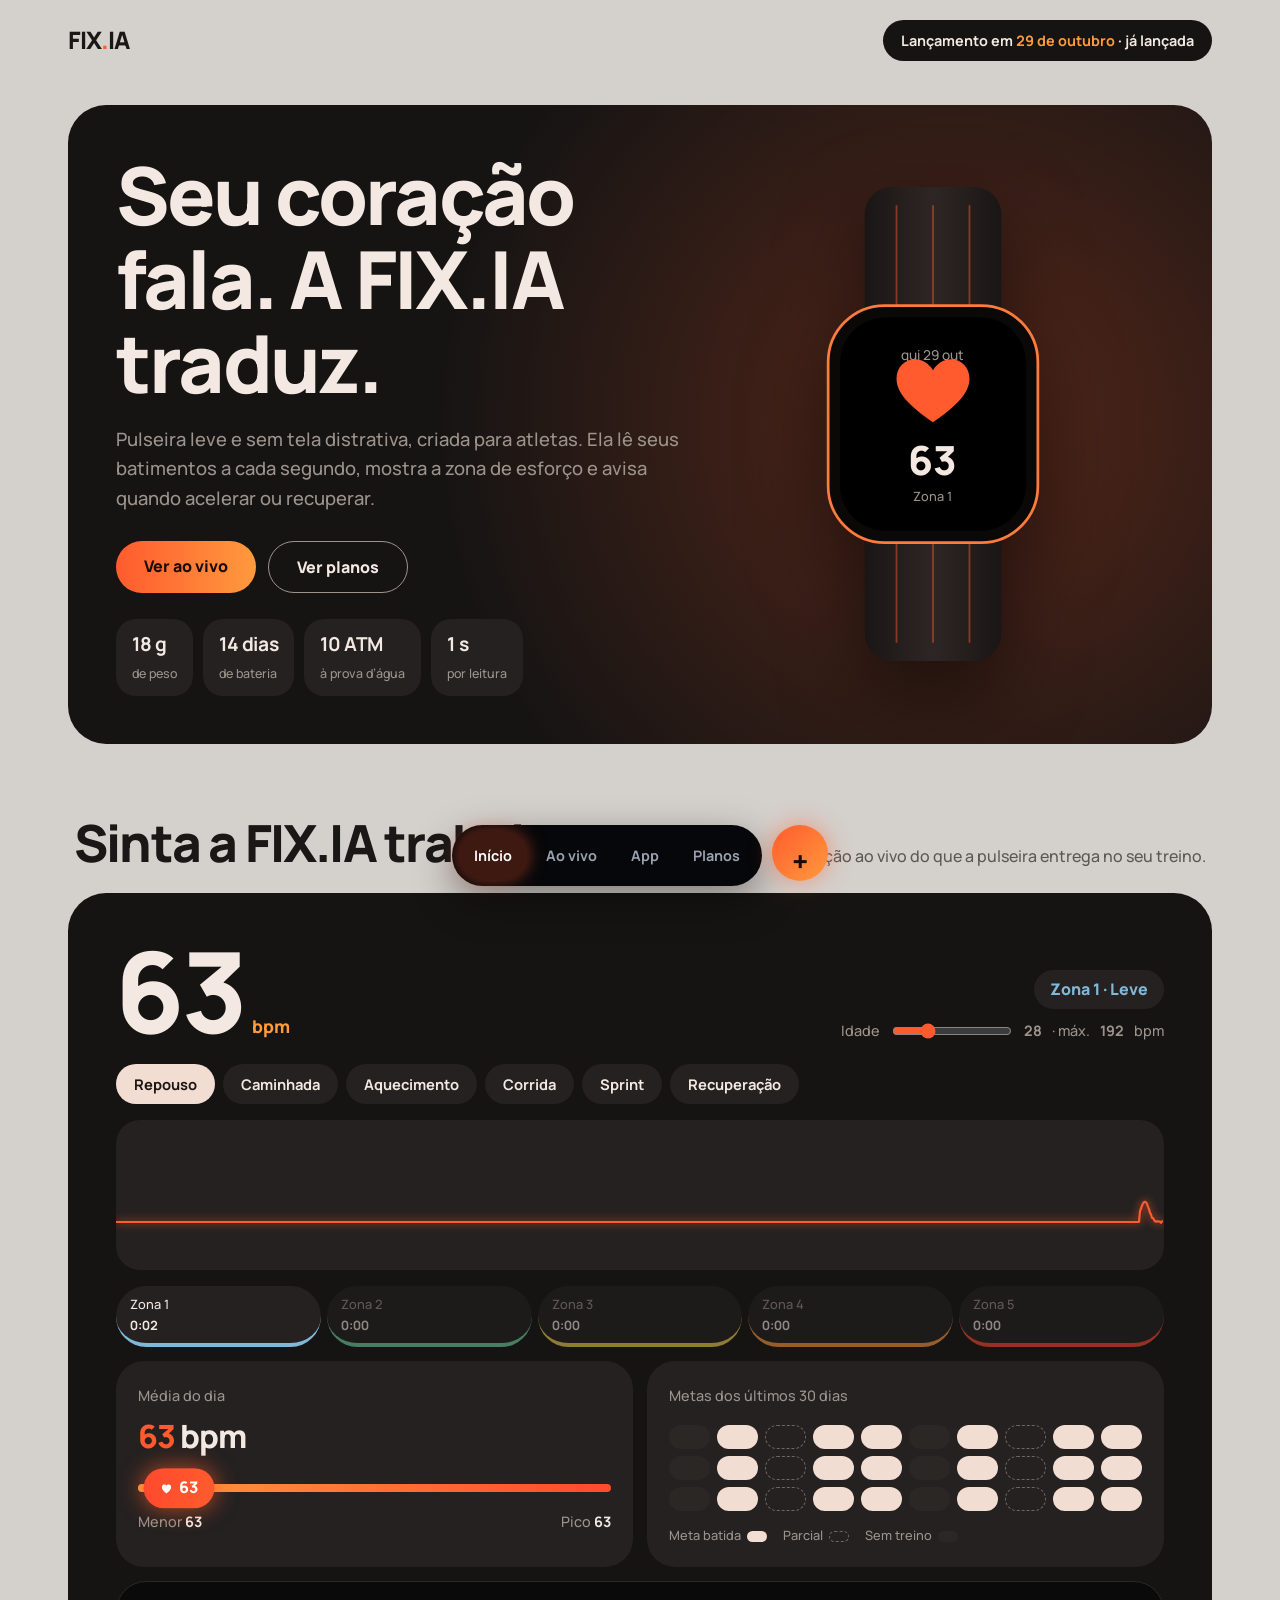
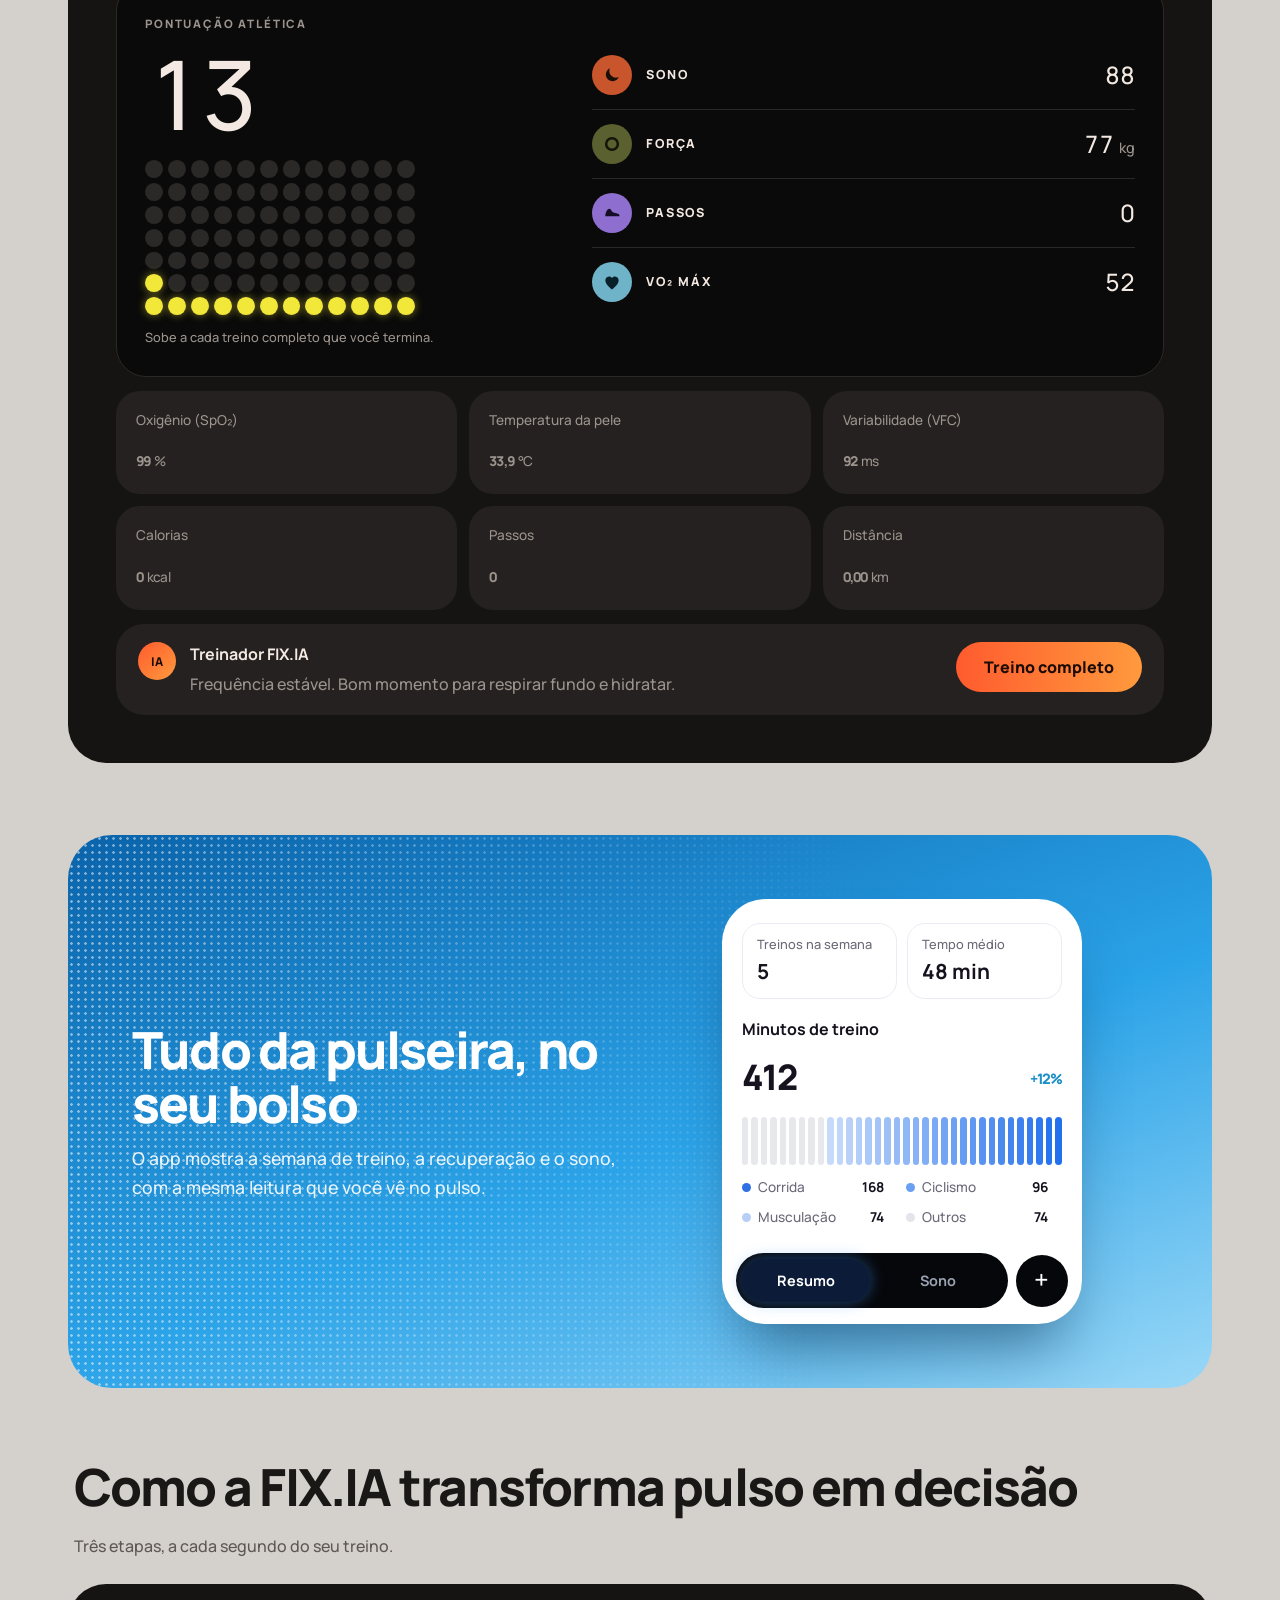
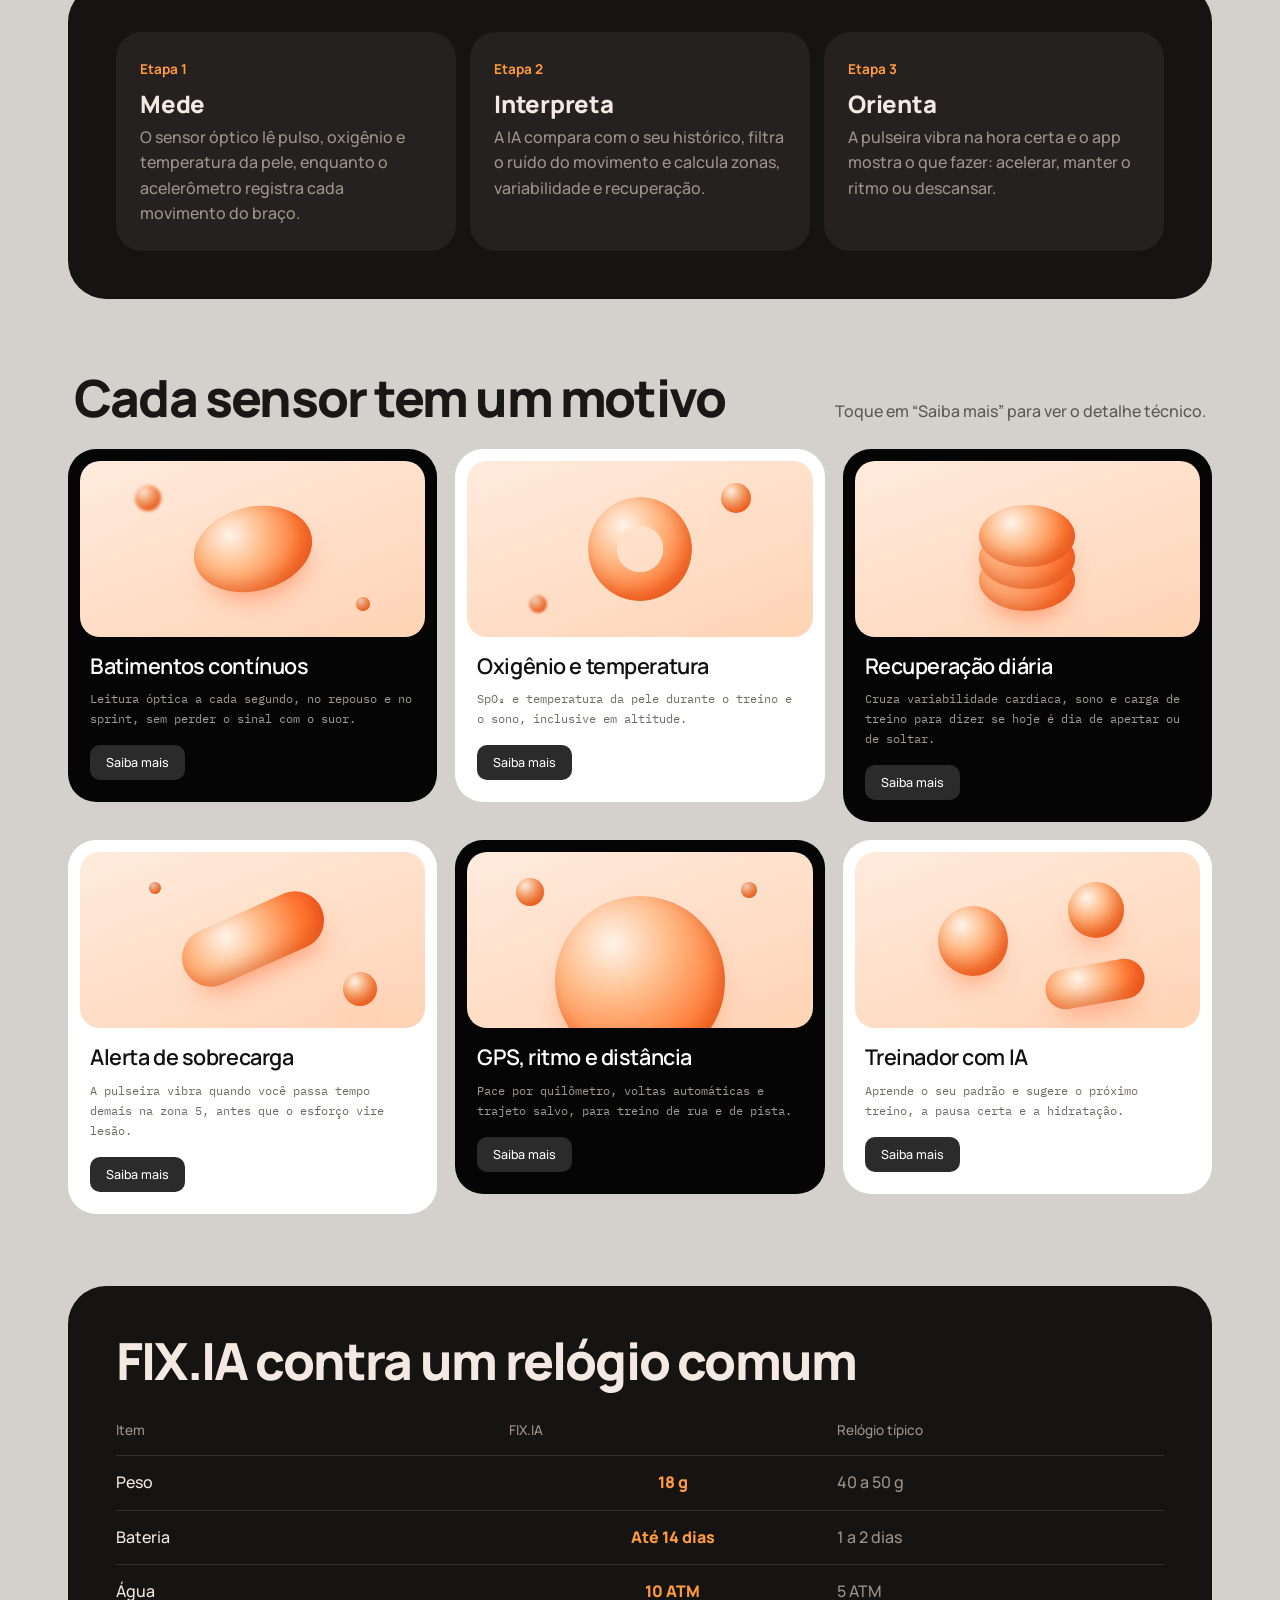
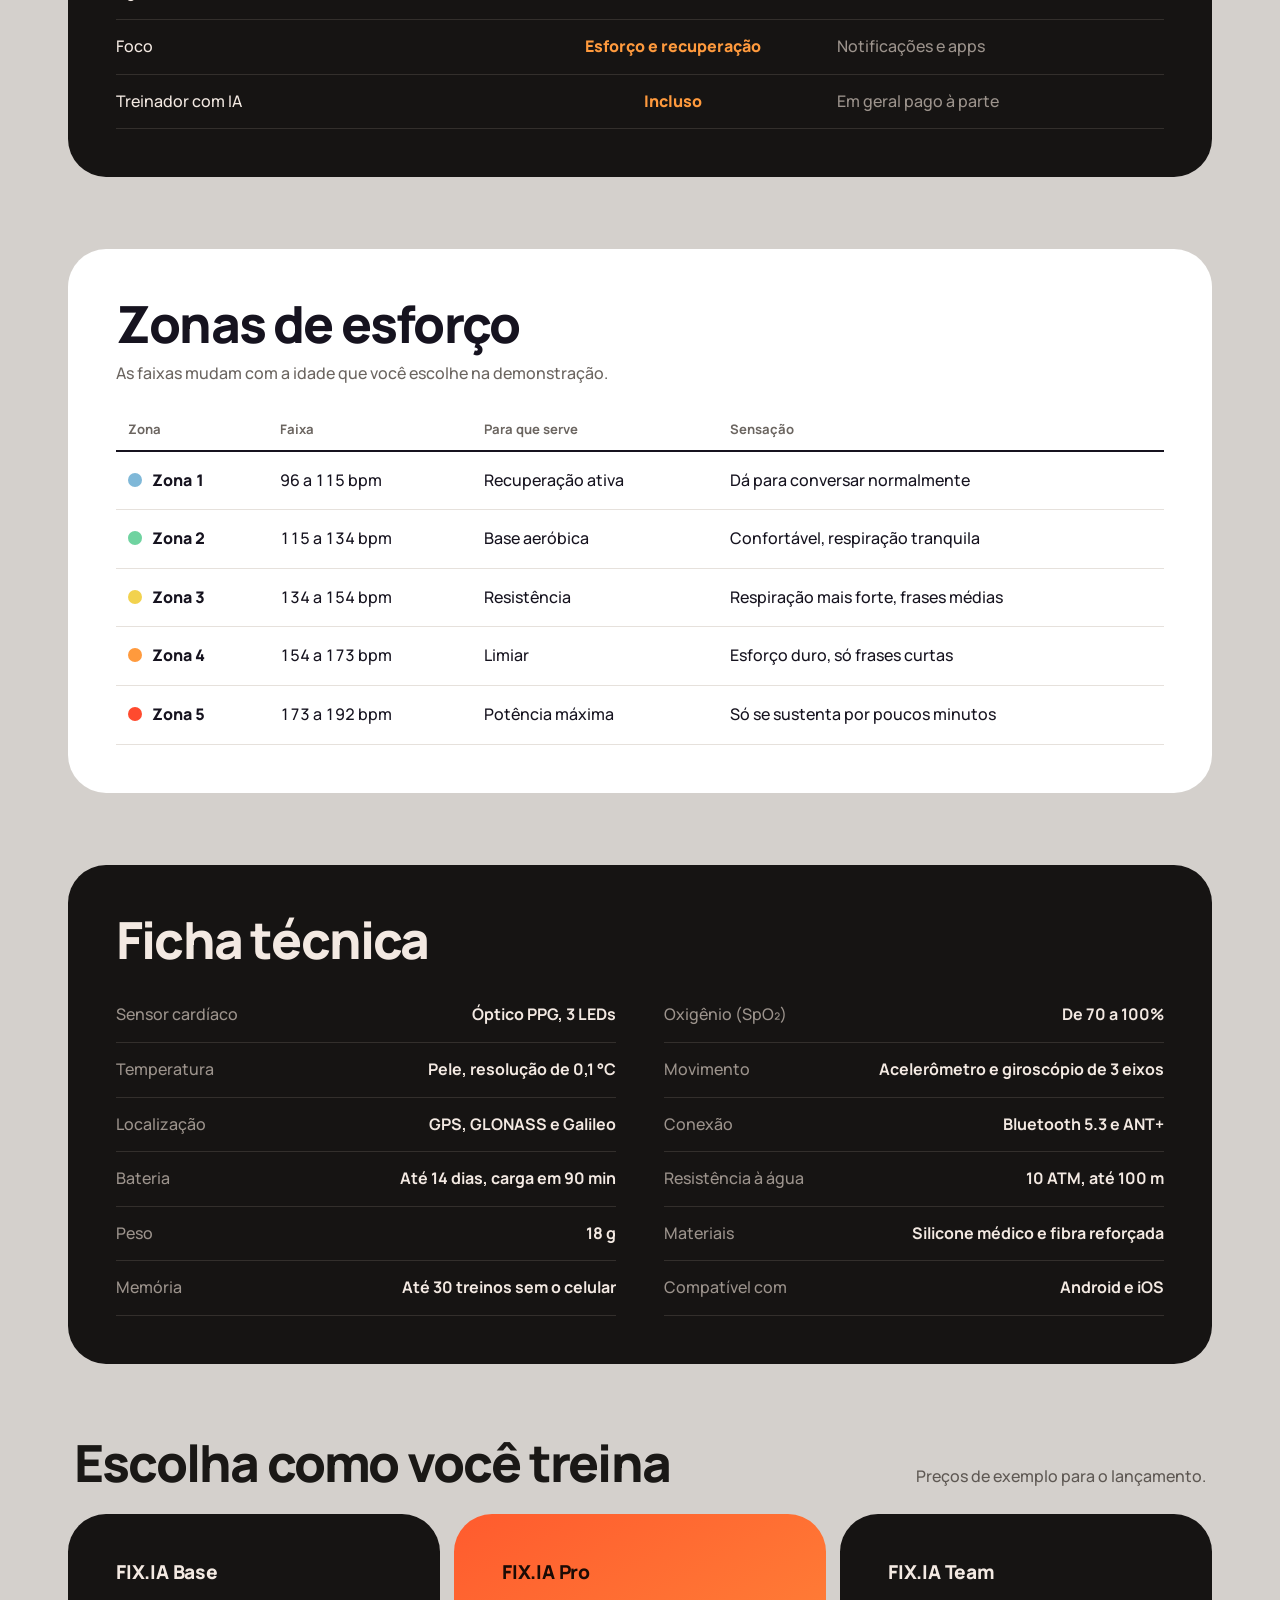
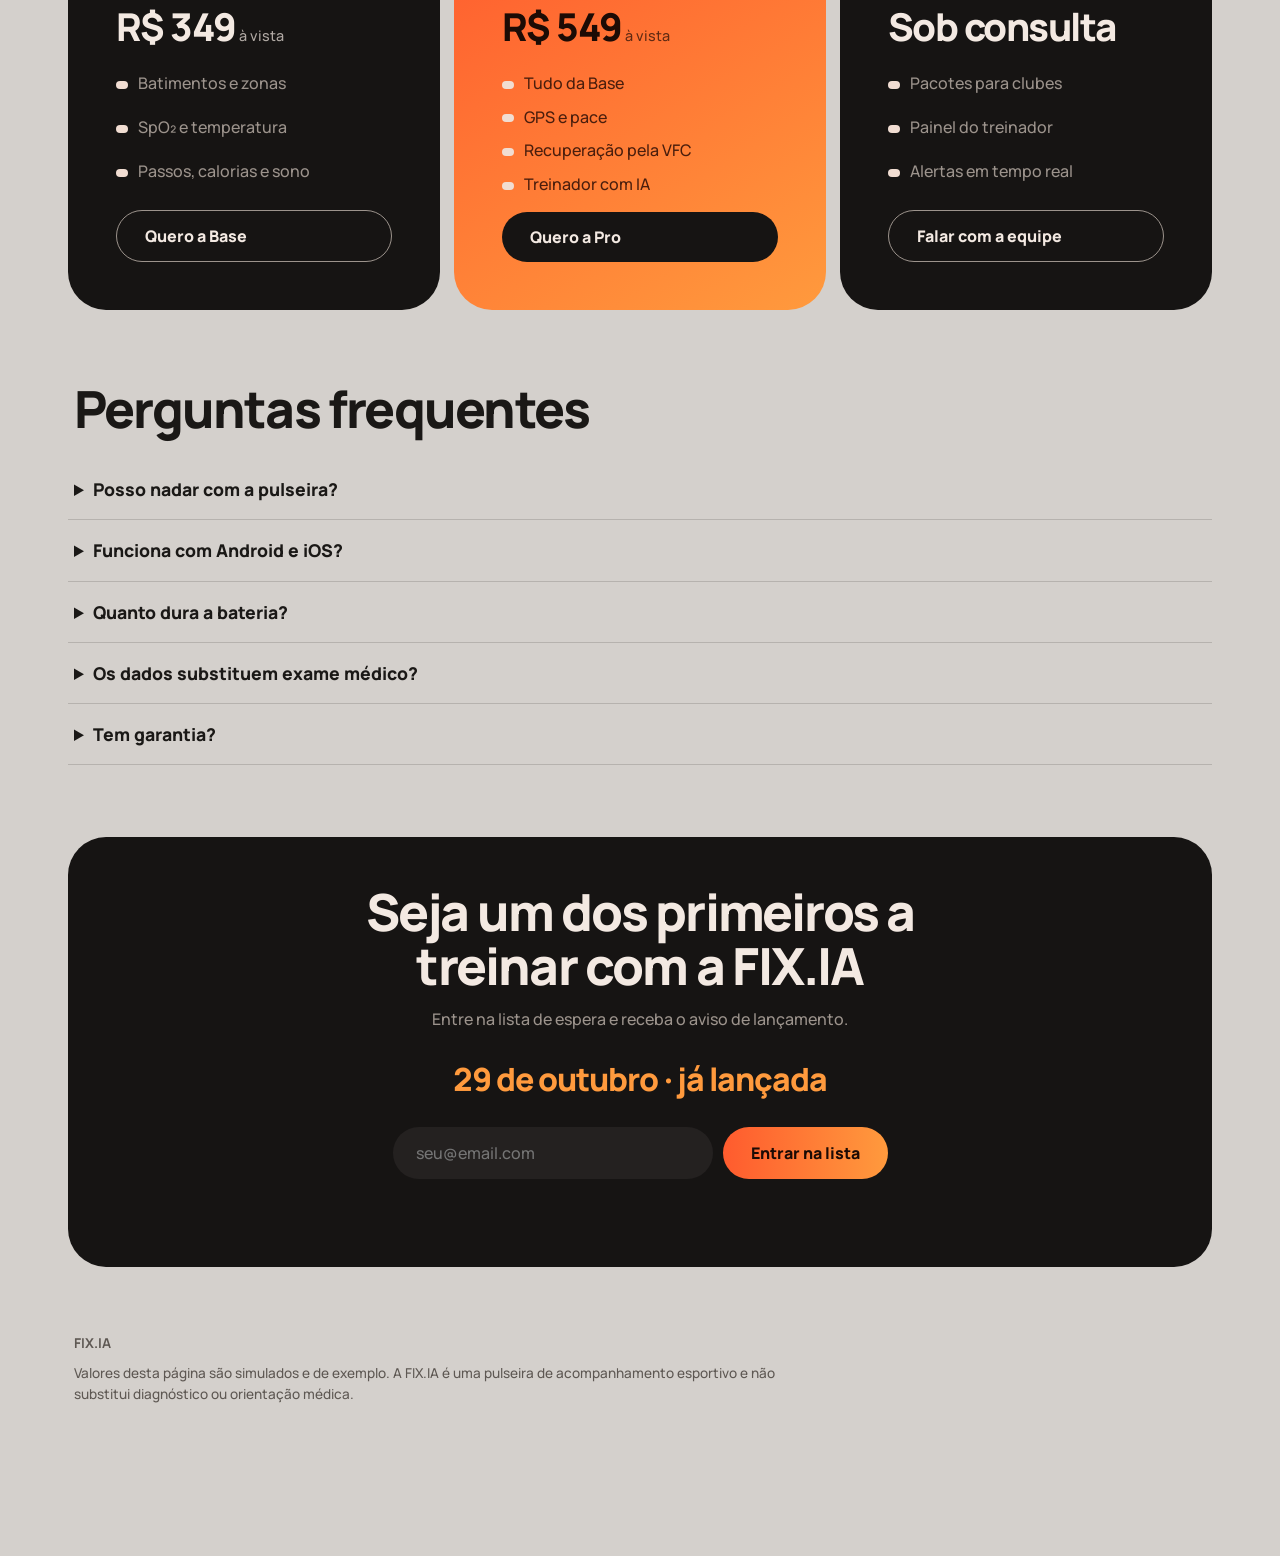
<file: fix-ia/index.html>
<!DOCTYPE html>
<html lang="pt-BR">
<head>
<meta charset="utf-8">
<meta name="viewport" content="width=device-width, initial-scale=1, viewport-fit=cover">
<title>FIX.IA – A pulseira inteligente para atletas</title>
<meta name="description" content="FIX.IA: pulseira inteligente para atletas com batimentos cardíacos, SpO₂, recuperação e treinador com IA.">
<link rel="icon" href="assets/favicon.svg" type="image/svg+xml">
<link rel="preconnect" href="https://fonts.googleapis.com">
<link rel="preconnect" href="https://fonts.gstatic.com" crossorigin>
<link href="https://fonts.googleapis.com/css2?family=IBM+Plex+Mono:wght@400;500&family=Manrope:wght@400;500;700;800&display=swap" rel="stylesheet">
<link rel="stylesheet" href="css/style.css">
</head>
<body>
<div class="w">
<div class="tp"><span class="logo">FIX<i>.</i>IA</span><span class="chip">Lançamento em <b class="cdl">--</b> · <span class="cdd">--</span></span></div>

<section id="topo"><div class="card hero">
<div><h1>Seu coração fala. A FIX.IA traduz.</h1>
<p>Pulseira leve e sem tela distrativa, criada para atletas. Ela lê seus batimentos a cada segundo, mostra a zona de esforço e avisa quando acelerar ou recuperar.</p>
<div class="row"><a class="btn" href="#demo">Ver ao vivo</a><a class="btn g" href="#planos">Ver planos</a></div>
<div class="hs"><div><b>18 g</b><span>de peso</span></div><div><b>14 dias</b><span>de bateria</span></div><div><b>10 ATM</b><span>à prova d’água</span></div><div><b>1 s</b><span>por leitura</span></div></div></div>
<svg class="band" id="band" viewBox="0 0 340 520" role="img" aria-label="Pulseira FIX.IA mostrando os batimentos em tempo real">
<defs><linearGradient id="st" x1="0" x2="1"><stop offset="0" stop-color="#1a1615"/><stop offset=".5" stop-color="#2e2624"/><stop offset="1" stop-color="#1a1615"/></linearGradient></defs>
<rect x="95" y="0" width="150" height="190" rx="30" fill="url(#st)"/><rect x="95" y="330" width="150" height="190" rx="30" fill="url(#st)"/>
<g stroke="#FF5B2E" stroke-width="2" opacity=".45"><path d="M130 20v140M170 20v140M210 20v140M130 360v140M170 360v140M210 360v140"/></g>
<rect x="55" y="130" width="230" height="260" rx="62" fill="#0a0908" stroke="#FF7A3D" stroke-width="3"/>
<rect x="68" y="143" width="204" height="234" rx="50" fill="#000"/>
<text x="170" y="190" text-anchor="middle" fill="#9C938C" font-family="Manrope,sans-serif" font-size="15" id="bClock">qui 29 out</text>
<g class="beat" id="bHeart"><path d="M170 258c-26-18-40-32-40-48 0-12 9-21 20-21 8 0 15 4 20 12 5-8 12-12 20-12 11 0 20 9 20 21 0 16-14 30-40 48z" fill="#FF5B2E"/></g>
<text x="170" y="316" text-anchor="middle" fill="#F3E9E2" font-family="Manrope,sans-serif" font-weight="800" font-size="44" id="bBpm">62</text>
<text x="170" y="344" text-anchor="middle" fill="#9C938C" font-family="Manrope,sans-serif" font-size="14" id="bZone">Zona 1</text>
</svg></div></section>

<section id="demo">
<div class="hd"><h2>Sinta a FIX.IA trabalhando</h2><p>Simulação ao vivo do que a pulseira entrega no seu treino.</p></div>
<div class="card">
<div class="top"><div class="big"><span id="bpm">62</span><small>bpm</small></div><div style="text-align:right"><span class="zn" id="zn">Zona 1</span>
<label class="age">Idade <input type="range" id="age" min="16" max="60" value="28"> <b id="ageV">28</b> · máx. <b id="mx">192</b> bpm</label></div></div>
<div class="modes" role="group" aria-label="Atividade"></div>
<canvas id="ecg" aria-label="Eletrocardiograma simulado"></canvas>
<div id="al" role="alert" hidden></div>
<div class="zb" id="zb"></div>
<div class="g2">
<div class="sub"><span>Média do dia</span><div class="dv"><b id="avg">62</b> bpm</div>
<div class="rg"><div id="hp"><svg width="14" height="14" viewBox="0 0 24 24" fill="#fff"><path d="M12 21s-8-5.4-8-11a4.5 4.5 0 0 1 8-2.8A4.5 4.5 0 0 1 20 10c0 5.600-8 11-8 11z"/></svg><span id="hpv">62</span></div></div>
<div class="rl"><span>Menor <b id="lo">62</b></span><span>Pico <b id="pk">62</b></span></div></div>
<div class="sub"><span>Metas dos últimos 30 dias</span><div class="hm" id="hm"></div>
<div class="lg"><span>Meta batida<i style="background:var(--pill)"></i></span><span>Parcial<i style="border:1.5px dashed #6f6761"></i></span><span>Sem treino<i style="background:#2a2725"></i></span></div></div>
</div>
<div class="as"><div><span class="as-k">Pontuação atlética</span><div class="as-n" id="asn">13</div><div class="dg" id="dg" aria-hidden="true"></div><p style="margin-top:12px;font-size:.8rem">Sobe a cada treino completo que você termina.</p></div>
<ul class="as-r">
<li><i class="ic" style="--c:#C8552B"><svg viewBox="0 0 24 24" fill="#1a0e08"><path d="M20 14.5A8 8 0 0 1 9.5 4a8 8 0 1 0 10.5 10.5z"/></svg></i><span>Sono</span><b>88</b></li>
<li><i class="ic" style="--c:#5B6030"><svg viewBox="0 0 24 24" fill="none" stroke="#141507" stroke-width="3"><circle cx="12" cy="12" r="7"/></svg></i><span>Força</span><b>77 <small>kg</small></b></li>
<li><i class="ic" style="--c:#8E6FD0"><svg viewBox="0 0 24 24" fill="#150d26"><path d="M4 16c0-4 2-9 5-9 2 0 2 3 4 4l6 2c1.5.5 2 1 2 3H4z"/></svg></i><span>Passos</span><b id="asp">0</b></li>
<li><i class="ic" style="--c:#6FB3C9"><svg viewBox="0 0 24 24" fill="#08202a"><path d="M12 21s-8-5.4-8-11a4.5 4.5 0 0 1 8-2.8A4.5 4.5 0 0 1 20 10c0 5.6-8 11-8 11z"/></svg></i><span>VO₂ máx</span><b>52</b></li>
</ul></div>
<div class="tiles">
<div class="tile"><span>Oxigênio (SpO₂)</span><b><span id="o2">98</span><em>%</em></b></div>
<div class="tile"><span>Temperatura da pele</span><b><span id="tp">33,8</span><em>°C</em></b></div>
<div class="tile"><span>Variabilidade (VFC)</span><b><span id="hv">82</span><em>ms</em></b></div>
<div class="tile"><span>Calorias</span><b><span id="kc">0</span><em>kcal</em></b></div>
<div class="tile"><span>Passos</span><b><span id="st2">0</span></b></div>
<div class="tile"><span>Distância</span><b><span id="ds">0,00</span><em>km</em></b></div></div>
<div class="coach"><i>IA</i><div><b>Treinador FIX.IA</b><p id="co" style="margin-top:4px"></p></div><button class="btn" id="auto">Treino completo</button></div>
<div id="sm" hidden></div>
</div></section>

<section id="app"><div class="blue">
<div><h2>Tudo da pulseira, no seu bolso</h2><p>O app mostra a semana de treino, a recuperação e o sono, com a mesma leitura que você vê no pulso.</p></div>
<div class="ph">
<div id="v1"><div class="m2"><div>Treinos na semana<b>5</b></div><div>Tempo médio<b>48 min</b></div></div>
<h4>Minutos de treino</h4><div class="n">412<s>+12%</s></div><div class="bars" id="bars"></div>
<div class="lgd"><span style="--c:#2f6fe4">Corrida<b>168</b></span><span style="--c:#6aa0f2">Ciclismo<b>96</b></span><span style="--c:#b7cff6">Musculação<b>74</b></span><span style="--c:#e3e5ea">Outros<b>74</b></span></div></div>
<div id="v2" hidden><div class="m2"><div>Nota do sono<b>86</b></div><div>Recuperação<b>91%</b></div></div>
<h4>Sono de ontem</h4><div class="n">7h 42min</div>
<div class="sl"><div><span style="width:70px">Profundo</span><i style="--c:#2f6fe4;width:21%"></i>1h 38</div><div><span style="width:70px">Leve</span><i style="--c:#6aa0f2;width:50%"></i>3h 52</div><div><span style="width:70px">REM</span><i style="--c:#b7cff6;width:25%"></i>1h 54</div><div><span style="width:70px">Acordado</span><i style="--c:#e3e5ea;width:6%"></i>18 min</div></div></div>
<div class="dock2"><div class="pn"><button class="on" data-v="v1">Resumo</button><button data-v="v2">Sono</button></div><span class="pl2">+</span></div>
</div></div></section>

<section id="como"><div class="hd"><h2>Como a FIX.IA transforma pulso em decisão</h2><p>Três etapas, a cada segundo do seu treino.</p></div>
<div class="card"><div class="st3">
<div><b>Etapa 1</b><h3>Mede</h3><p>O sensor óptico lê pulso, oxigênio e temperatura da pele, enquanto o acelerômetro registra cada movimento do braço.</p></div>
<div><b>Etapa 2</b><h3>Interpreta</h3><p>A IA compara com o seu histórico, filtra o ruído do movimento e calcula zonas, variabilidade e recuperação.</p></div>
<div><b>Etapa 3</b><h3>Orienta</h3><p>A pulseira vibra na hora certa e o app mostra o que fazer: acelerar, manter o ritmo ou descansar.</p></div>
</div></div></section>
<section id="recursos"><div class="hd"><h2>Cada sensor tem um motivo</h2><p>Toque em “Saiba mais” para ver o detalhe técnico.</p></div><div class="pg"><article class="pcard dk"><div class="vis v1"><i class="o a"></i><i class="o b"></i><i class="o c"></i></div><h3>Batimentos contínuos</h3><p class="mo">Leitura óptica a cada segundo, no repouso e no sprint, sem perder o sinal com o suor.</p><button class="mb" aria-expanded="false">Saiba mais</button><div class="more" hidden><ul><li>Sensor PPG com LEDs verde, vermelho e infravermelho</li><li>Faixa de medição de 30 a 220 bpm</li><li>Acelerômetro de 3 eixos filtra o movimento do braço</li><li>Uma leitura por segundo durante o treino</li></ul></div></article><article class="pcard wh"><div class="vis v2"><i class="o a"></i><i class="o b"></i><i class="o c"></i></div><h3>Oxigênio e temperatura</h3><p class="mo">SpO₂ e temperatura da pele durante o treino e o sono, inclusive em altitude.</p><button class="mb" aria-expanded="false">Saiba mais</button><div class="more" hidden><ul><li>SpO₂ por luz vermelha e infravermelha, de 70 a 100%</li><li>Temperatura da pele com resolução de 0,1 °C</li><li>Leitura contínua durante o sono</li><li>Aviso quando a saturação cai abaixo do seu normal</li></ul></div></article><article class="pcard dk"><div class="vis v3"><i class="o a"></i><i class="o b"></i><i class="o c"></i></div><h3>Recuperação diária</h3><p class="mo">Cruza variabilidade cardíaca, sono e carga de treino para dizer se hoje é dia de apertar ou de soltar.</p><button class="mb" aria-expanded="false">Saiba mais</button><div class="more" hidden><ul><li>VFC medida durante o sono</li><li>Compara com a média dos últimos 7 dias</li><li>Nota de 0 a 100 todas as manhãs</li><li>Sugere treino leve, moderado ou pesado</li></ul></div></article><article class="pcard wh"><div class="vis v4"><i class="o a"></i><i class="o b"></i><i class="o c"></i></div><h3>Alerta de sobrecarga</h3><p class="mo">A pulseira vibra quando você passa tempo demais na zona 5, antes que o esforço vire lesão.</p><button class="mb" aria-expanded="false">Saiba mais</button><div class="more" hidden><ul><li>Vibração após 5 s seguidos na zona 5 (ajustável)</li><li>Zonas calculadas pela sua idade</li><li>Aviso de frequência fora do normal no repouso</li><li>Histórico de picos no app</li></ul></div></article><article class="pcard dk"><div class="vis v5"><i class="o a"></i><i class="o b"></i><i class="o c"></i></div><h3>GPS, ritmo e distância</h3><p class="mo">Pace por quilômetro, voltas automáticas e trajeto salvo, para treino de rua e de pista.</p><button class="mb" aria-expanded="false">Saiba mais</button><div class="more" hidden><ul><li>GPS, GLONASS e Galileo</li><li>Pace por quilômetro e voltas automáticas</li><li>Trajeto salvo e exportável</li><li>Modo economia estende o tempo de uso</li></ul></div></article><article class="pcard wh"><div class="vis v6"><i class="o a"></i><i class="o b"></i><i class="o c"></i></div><h3>Treinador com IA</h3><p class="mo">Aprende o seu padrão e sugere o próximo treino, a pausa certa e a hidratação.</p><button class="mb" aria-expanded="false">Saiba mais</button><div class="more" hidden><ul><li>Aprende o seu padrão em cerca de 2 semanas</li><li>Plano semanal ajustado pela recuperação</li><li>Lembretes de hidratação e de pausa</li><li>Você controla o que é compartilhado</li></ul></div></article></div></section>

<section id="comp"><div class="card"><h2>FIX.IA contra um relógio comum</h2>
<div class="cmp"><div class="h">Item</div><div class="h">FIX.IA</div><div class="h">Relógio típico</div>
<div>Peso</div><div class="f">18 g</div><div class="cm">40 a 50 g</div>
<div>Bateria</div><div class="f">Até 14 dias</div><div class="cm">1 a 2 dias</div>
<div>Água</div><div class="f">10 ATM</div><div class="cm">5 ATM</div>
<div>Foco</div><div class="f">Esforço e recuperação</div><div class="cm">Notificações e apps</div>
<div>Treinador com IA</div><div class="f">Incluso</div><div class="cm">Em geral pago à parte</div></div>
</div></section>

<section id="zonas"><div class="wcard"><h2>Zonas de esforço</h2><p>As faixas mudam com a idade que você escolhe na demonstração.</p><div class="tbw"><table class="tb"><thead><tr><th>Zona</th><th>Faixa</th><th>Para que serve</th><th>Sensação</th></tr></thead><tbody><tr><td><i class="zd" style="--c:var(--z1)"></i>Zona 1</td><td class="rng" data-a=".5" data-b=".6"></td><td>Recuperação ativa</td><td>Dá para conversar normalmente</td></tr><tr><td><i class="zd" style="--c:var(--z2)"></i>Zona 2</td><td class="rng" data-a=".6" data-b=".7"></td><td>Base aeróbica</td><td>Confortável, respiração tranquila</td></tr><tr><td><i class="zd" style="--c:var(--z3)"></i>Zona 3</td><td class="rng" data-a=".7" data-b=".8"></td><td>Resistência</td><td>Respiração mais forte, frases médias</td></tr><tr><td><i class="zd" style="--c:var(--z4)"></i>Zona 4</td><td class="rng" data-a=".8" data-b=".9"></td><td>Limiar</td><td>Esforço duro, só frases curtas</td></tr><tr><td><i class="zd" style="--c:var(--z5)"></i>Zona 5</td><td class="rng" data-a=".9" data-b="1"></td><td>Potência máxima</td><td>Só se sustenta por poucos minutos</td></tr></tbody></table></div></div></section>
<section id="ficha"><div class="card"><h2>Ficha técnica</h2><dl class="spc"><div><dt>Sensor cardíaco</dt><dd>Óptico PPG, 3 LEDs</dd></div><div><dt>Oxigênio (SpO₂)</dt><dd>De 70 a 100%</dd></div><div><dt>Temperatura</dt><dd>Pele, resolução de 0,1 °C</dd></div><div><dt>Movimento</dt><dd>Acelerômetro e giroscópio de 3 eixos</dd></div><div><dt>Localização</dt><dd>GPS, GLONASS e Galileo</dd></div><div><dt>Conexão</dt><dd>Bluetooth 5.3 e ANT+</dd></div><div><dt>Bateria</dt><dd>Até 14 dias, carga em 90 min</dd></div><div><dt>Resistência à água</dt><dd>10 ATM, até 100 m</dd></div><div><dt>Peso</dt><dd>18 g</dd></div><div><dt>Materiais</dt><dd>Silicone médico e fibra reforçada</dd></div><div><dt>Memória</dt><dd>Até 30 treinos sem o celular</dd></div><div><dt>Compatível com</dt><dd>Android e iOS</dd></div></dl></div></section>
<section id="planos"><div class="hd"><h2>Escolha como você treina</h2><p>Preços de exemplo para o lançamento.</p></div>
<div class="pl">
<div class="card pc"><h3>FIX.IA Base</h3><div class="pr">R$ 349<small> à vista</small></div><ul><li>Batimentos e zonas</li><li>SpO₂ e temperatura</li><li>Passos, calorias e sono</li></ul><a class="btn g" href="#reserva">Quero a Base</a></div>
<div class="card pc hot"><h3>FIX.IA Pro</h3><div class="pr">R$ 549<small> à vista</small></div><ul><li>Tudo da Base</li><li>GPS e pace</li><li>Recuperação pela VFC</li><li>Treinador com IA</li></ul><a class="btn" href="#reserva">Quero a Pro</a></div>
<div class="card pc"><h3>FIX.IA Team</h3><div class="pr">Sob consulta</div><ul><li>Pacotes para clubes</li><li>Painel do treinador</li><li>Alertas em tempo real</li></ul><a class="btn g" href="#reserva">Falar com a equipe</a></div>
</div></section>

<section id="faq"><div class="hd"><h2>Perguntas frequentes</h2></div>
<details><summary>Posso nadar com a pulseira?</summary><p>Sim. Ela resiste a 10 ATM, até 100 m de profundidade, e tem modo natação.</p></details>
<details><summary>Funciona com Android e iOS?</summary><p>Funciona com os dois, por Bluetooth 5.3, e também conecta a sensores via ANT+.</p></details>
<details><summary>Quanto dura a bateria?</summary><p>Até 14 dias em uso normal. Com GPS ligado o tempo cai, mas cobre uma maratona com folga.</p></details>
<details><summary>Os dados substituem exame médico?</summary><p>Não. A FIX.IA acompanha seu desempenho esportivo e não faz diagnóstico.</p></details>
<details><summary>Tem garantia?</summary><p>Prevista de 12 meses contra defeitos de fabricação.</p></details>
</section>

<section id="reserva"><div class="card cta"><h2>Seja um dos primeiros a treinar com a FIX.IA</h2>
<p>Entre na lista de espera e receba o aviso de lançamento.</p><div class="cdb"><span class="cdl">--</span> · <span class="cdd">--</span></div>
<div class="f"><input type="email" id="em" placeholder="seu@email.com" aria-label="Seu e-mail"><button class="btn" id="go">Entrar na lista</button></div><div id="ok" role="status"></div></div></section>
<footer><b>FIX.IA</b><p>Valores desta página são simulados e de exemplo. A FIX.IA é uma pulseira de acompanhamento esportivo e não substitui diagnóstico ou orientação médica.</p></footer>
</div>

<div class="dock"><nav><a href="#topo" data-s="topo" class="on">Início</a><a href="#demo" data-s="demo">Ao vivo</a><a href="#app" data-s="app">App</a><a href="#planos" data-s="planos">Planos</a></nav><a class="plus" href="#reserva" aria-label="Reservar a minha">+</a></div>

<script src="js/config.js"></script>
<script src="js/app.js"></script>
</body>
</html>
</file>
<file: fix-ia/css/style.css>
:root{--bg:#D4D0CC;--ink:#1A1816;--mu:#5E5853;--cd:#161413;--cs:#242120;--ct:#F3E9E2;--cm:#9C938C;--pill:#F1DDD2;--or:#FF5B2E;--or2:#FF9A3D;--ln:rgba(26,24,22,.16);
--z1:#7FB8D8;--z2:#6FD3A0;--z3:#F2D24E;--z4:#FF9A3D;--z5:#FF4A2E;
box-sizing:border-box;padding-top:env(safe-area-inset-top,0px)}
@media (prefers-color-scheme:dark){:root:not([data-theme="light"]){--bg:#1D1B1A;--ink:#F0E9E3;--mu:#A39A93;--cd:#0E0D0C;--cs:#201E1D;--ln:rgba(240,233,227,.16);color-scheme:dark}}
:root[data-theme="dark"]{--bg:#1D1B1A;--ink:#F0E9E3;--mu:#A39A93;--cd:#0E0D0C;--cs:#201E1D;--ln:rgba(240,233,227,.16)}
*,*::before,*::after{box-sizing:inherit}
html{scroll-behavior:smooth;scroll-padding-top:20px}
body{margin:0;background:var(--bg);color:var(--ink);font:500 1rem/1.6 Manrope,system-ui,-apple-system,"Segoe UI",sans-serif;padding-bottom:calc(120px + env(safe-area-inset-bottom,0px));-webkit-font-smoothing:antialiased}
h1,h2,h3{font-weight:800;letter-spacing:-.035em;line-height:1.05;margin:0}
h1{font-size:clamp(2.5rem,6.4vw,5rem)}h2{font-size:clamp(1.9rem,4.2vw,3.2rem)}h3{font-size:1.2rem;letter-spacing:-.01em}
p{margin:0;max-width:60ch}
:focus-visible{outline:3px solid var(--or2);outline-offset:3px;border-radius:10px}
.w{max-width:1180px;margin:0 auto;padding:0 18px}
section{padding:36px 0}
.card{background:var(--cd);color:var(--ct);border-radius:38px;padding:clamp(22px,4vw,48px)}
.card p,.cm{color:var(--cm)}
.tp{display:flex;justify-content:space-between;align-items:center;padding:20px 0 8px;gap:12px;flex-wrap:wrap}
.logo{font-weight:800;font-size:1.5rem;letter-spacing:-.04em}.logo i{color:var(--or);font-style:normal}
.chip{background:var(--cd);color:var(--ct);border-radius:999px;padding:9px 18px;font-weight:700;font-size:.9rem;font-variant-numeric:tabular-nums}
.chip b{color:var(--or2)}
.btn{display:inline-block;background:linear-gradient(90deg,var(--or),var(--or2));color:#1c0b05;border:0;border-radius:999px;padding:14px 28px;font:800 1rem Manrope,sans-serif;cursor:pointer;text-decoration:none;transition:transform .15s,box-shadow .15s}
.btn:hover{transform:translateY(-2px);box-shadow:0 10px 30px -8px var(--or)}
.btn.g{background:transparent;border:1.5px solid var(--cm);color:var(--ct)}
.hero{display:grid;grid-template-columns:1.1fr .9fr;gap:20px;align-items:center;overflow:hidden;background:radial-gradient(circle at 78% 50%,rgba(255,91,46,.28),transparent 55%),var(--cd)}
.hero p{font-size:1.15rem;margin:20px 0 28px}
.row{display:flex;gap:12px;flex-wrap:wrap}
.band{width:100%;max-width:310px;margin:0 auto;display:block;filter:drop-shadow(0 30px 40px rgba(0,0,0,.5))}
.band.vib{animation:vib .2s linear infinite}
@keyframes vib{0%,100%{transform:translateX(0)}25%{transform:translateX(-4px) rotate(-1deg)}75%{transform:translateX(4px) rotate(1deg)}}
.beat{animation:pulse .8s ease-in-out infinite;transform-origin:center;transform-box:fill-box}
@keyframes pulse{0%,100%{transform:scale(1)}15%{transform:scale(1.22)}30%{transform:scale(1)}45%{transform:scale(1.12)}}
.hd{margin:0 0 24px;padding:0 6px;display:flex;justify-content:space-between;align-items:end;gap:20px;flex-wrap:wrap}
.hd p{color:var(--mu)}
.top{display:flex;flex-wrap:wrap;gap:20px;align-items:flex-end;justify-content:space-between}
.big{font-weight:800;font-size:clamp(4.2rem,11vw,7rem);line-height:.9;letter-spacing:-.05em;font-variant-numeric:tabular-nums}
.big small{font-size:1.1rem;color:var(--or2);letter-spacing:0;margin-left:8px}
.zn{font-weight:800;padding:7px 16px;border-radius:999px;background:var(--cs);display:inline-block}
.age{display:flex;align-items:center;gap:10px;color:var(--cm);font-size:.9rem;margin-top:10px;justify-content:flex-end}
input[type=range]{accent-color:var(--or);width:120px}
.modes{display:flex;gap:8px;flex-wrap:wrap;margin:22px 0 16px}
.modes button{background:var(--cs);border:0;color:var(--ct);padding:10px 18px;border-radius:999px;font:700 .92rem Manrope,sans-serif;cursor:pointer}
.modes button[aria-pressed="true"]{background:var(--pill);color:#1c1411}
canvas{width:100%;height:150px;display:block;background:var(--cs);border-radius:24px}
#al{background:linear-gradient(90deg,var(--z5),var(--or2));color:#1c0b05;border-radius:20px;padding:14px 20px;font-weight:800;margin-top:14px}
.zb{display:grid;grid-template-columns:repeat(5,1fr);gap:6px;margin-top:16px}
.zb div{background:var(--cs);border-radius:999px;padding:8px 14px;font-size:.8rem;color:var(--cm);border-bottom:4px solid var(--c);opacity:.55;transition:opacity .2s}
.zb div.on{opacity:1;color:var(--ct)}.zb b{display:block;font-variant-numeric:tabular-nums;color:var(--ct)}
.g2{display:grid;grid-template-columns:1fr 1fr;gap:14px;margin-top:14px}
.sub{background:var(--cs);border-radius:28px;padding:22px}
.sub>span{color:var(--cm);font-size:.9rem}
.dv{font-size:2rem;font-weight:800;letter-spacing:-.03em;margin:2px 0 22px}.dv b{color:var(--or);font-weight:800}
.rg{position:relative;height:8px;border-radius:99px;background:linear-gradient(90deg,var(--or2),var(--z5))}
#hp{position:absolute;top:50%;left:20%;transform:translate(-50%,-50%);background:linear-gradient(90deg,var(--z5),var(--or));padding:7px 16px;border-radius:99px;font-weight:800;color:#fff;box-shadow:0 0 22px 2px rgba(255,91,46,.6);display:flex;gap:6px;align-items:center;transition:left .3s}
.rl{display:flex;justify-content:space-between;margin-top:18px;color:var(--cm);font-size:.9rem}.rl b{color:var(--ct)}
.hm{display:grid;grid-template-columns:repeat(10,1fr);gap:7px;margin:16px 0 14px}
.hm i{height:24px;border-radius:99px;background:var(--cs);border:1.5px solid transparent}
.hm .g{background:var(--pill)}.hm .p{background:transparent;border:1.5px dashed #6f6761}.hm .n{background:#2a2725}
.lg{display:flex;gap:16px;flex-wrap:wrap;font-size:.8rem;color:var(--cm)}.lg i{display:inline-block;width:20px;height:11px;border-radius:9px;margin-left:6px;vertical-align:middle}
.tiles{display:grid;grid-template-columns:repeat(3,1fr);gap:12px;margin-top:14px}
.tile{background:var(--cs);border-radius:24px;padding:16px 20px}
.tile span{color:var(--cm);font-size:.85rem}.tile b{display:block;font-size:1.8rem;font-weight:800;letter-spacing:-.03em;font-variant-numeric:tabular-nums}
.tile em{font:500 .85rem Manrope;color:var(--cm);font-style:normal;margin-left:4px}
.coach{display:flex;gap:14px;align-items:flex-start;margin-top:14px;background:var(--cs);border-radius:28px;padding:18px 22px}
.coach i{flex:none;width:38px;height:38px;border-radius:50%;background:linear-gradient(135deg,var(--or),var(--or2));display:grid;place-items:center;font:800 .75rem Manrope;color:#1c0b05;font-style:normal}
#auto{margin-left:auto}
#sm{margin-top:14px;border:2px solid var(--or);border-radius:28px;padding:22px}
.sg{display:grid;grid-template-columns:repeat(5,1fr);gap:10px;margin:14px 0}
.sg span{color:var(--cm);font-size:.82rem}.sg b{display:block;font-size:1.4rem;font-weight:800}
.zr{display:flex;gap:4px;height:12px;margin:12px 0}.zr i{border-radius:99px;background:var(--c);min-width:6px}
.blue{position:relative;overflow:hidden;border-radius:44px;background:linear-gradient(160deg,#0A63AA,#2BA3E8 55%,#9AD8F7);padding:clamp(24px,5vw,64px);display:grid;grid-template-columns:1fr 1fr;gap:30px;align-items:center;color:#fff}
.blue::before{content:"";position:absolute;inset:0;background:radial-gradient(rgba(255,255,255,.5) 1.2px,transparent 1.5px) 0 0/7px 7px;-webkit-mask:linear-gradient(90deg,#000,transparent 70%);mask:linear-gradient(90deg,#000,transparent 70%);pointer-events:none}
.blue>*{position:relative}.blue p{margin-top:14px;font-size:1.1rem;color:rgba(255,255,255,.9)}
.ph{background:#fff;color:#16131f;border-radius:44px;padding:24px 20px 96px;max-width:360px;margin:0 auto;width:100%;position:relative;box-shadow:0 40px 60px -20px rgba(0,30,60,.5)}
.ph .m2{display:grid;grid-template-columns:1fr 1fr;gap:10px}
.ph .m2 div{border:1px solid #eceaf2;border-radius:18px;padding:10px 14px;color:#6b6877;font-size:.8rem}.ph .m2 b{display:block;font-size:1.3rem;color:#16131f}
.ph h4{margin:18px 0 6px;font-size:1rem}.ph .n{font-size:2.2rem;font-weight:800;letter-spacing:-.04em}.ph .n s{text-decoration:none;font-size:.9rem;color:#1b8fc7;float:right;margin-top:18px}
.bars{display:flex;gap:3px;height:48px;margin:12px 0}.bars i{flex:1;border-radius:4px}
.lgd{display:grid;grid-template-columns:1fr 1fr;gap:8px;font-size:.85rem;color:#6b6877}.lgd span::before{content:"";display:inline-block;width:9px;height:9px;border-radius:50%;background:var(--c);margin-right:7px}.lgd b{float:right;color:#16131f;margin-right:14px}
.sl{display:grid;gap:10px;margin-top:14px}.sl div{display:flex;align-items:center;gap:10px;font-size:.85rem;color:#6b6877}.sl i{height:14px;border-radius:99px;background:var(--c)}
.dock2{position:absolute;left:14px;right:14px;bottom:16px;display:flex;gap:8px;align-items:center}
.pn{flex:1;background:#06070a;border-radius:99px;padding:6px;display:flex;gap:4px}
.pn button{flex:1;background:none;border:0;color:#9aa2b1;font:700 .9rem Manrope,sans-serif;padding:12px 0;border-radius:99px;cursor:pointer}
.pn button.on{background:#0c1c38;color:#fff;box-shadow:0 0 16px rgba(60,150,255,.45)}
.pl2{width:52px;height:52px;border-radius:50%;background:#06070a;color:#fff;display:grid;place-items:center;font-size:1.6rem}
.fg{display:grid;grid-template-columns:repeat(3,1fr);gap:14px}
.fg .card{border-radius:30px;padding:26px}.fg h3{margin:16px 0 8px}
.dot{display:inline-block;width:44px;height:22px;border-radius:99px;background:var(--c)}
.cmp{display:grid;grid-template-columns:1.2fr 1fr 1fr;margin-top:18px}
.cmp div{padding:14px 0;border-bottom:1px solid #332f2c}.cmp .h{color:var(--cm);font-size:.85rem}.cmp .f{color:var(--or2);font-weight:800}
.pl{display:grid;grid-template-columns:repeat(3,1fr);gap:14px}
.pc{display:flex;flex-direction:column;gap:14px}
.pc.hot{background:linear-gradient(150deg,var(--or),var(--or2));color:#1c0b05}.pc.hot p,.pc.hot li{color:#4a1e0d}
.pr{font-size:2.4rem;font-weight:800;letter-spacing:-.04em}.pr small{font-size:.9rem;font-weight:500;letter-spacing:0;opacity:.7}
.pc ul{list-style:none;margin:0;padding:0;display:grid;gap:8px;flex:1;color:var(--cm)}.pc li{padding-left:22px;position:relative}
.pc li::before{content:"";position:absolute;left:0;top:.6em;width:12px;height:8px;border-radius:9px;background:var(--pill)}
.pc.hot .btn{background:#161413;color:#F3E9E2}
details{border-bottom:1px solid var(--ln);padding:16px 6px}summary{font-weight:800;cursor:pointer;font-size:1.1rem}details p{color:var(--mu);margin-top:10px}
.cta{text-align:center}.cta h2{max-width:18ch;margin:0 auto}.cta p{margin:14px auto 22px}
.cdb{font-size:clamp(1.8rem,5vw,3rem);font-weight:800;letter-spacing:-.03em;color:var(--or2);font-variant-numeric:tabular-nums;margin-bottom:22px}
.f{display:flex;gap:10px;justify-content:center;flex-wrap:wrap}
.f input{background:var(--cs);color:var(--ct);border:1.5px solid transparent;border-radius:999px;padding:14px 22px;font:500 1rem Manrope,sans-serif;min-width:min(320px,100%)}
#ok{min-height:1.6em;margin-top:14px;font-weight:800;color:var(--z2)}
footer{padding:30px 6px;color:var(--mu);font-size:.85rem}footer p{max-width:80ch;margin-top:8px}
.dock{position:fixed;left:50%;bottom:calc(14px + env(safe-area-inset-bottom,0px));transform:translateX(-50%);display:flex;gap:10px;z-index:9;max-width:calc(100% - 20px)}
.dock nav{background:#06070a;border-radius:99px;padding:6px;display:flex;gap:2px;box-shadow:0 14px 40px rgba(0,0,0,.4)}
.dock a{color:#9aa2b1;text-decoration:none;font-weight:700;font-size:.9rem;padding:13px 16px;border-radius:99px}
.dock a.on{background:rgba(255,91,46,.22);color:#fff;box-shadow:0 0 18px rgba(255,91,46,.5)}
.dock .plus{width:56px;height:56px;border-radius:50%;background:linear-gradient(135deg,var(--or),var(--or2));color:#1c0b05;font-size:1.8rem;font-weight:800;display:grid;place-items:center;text-decoration:none;box-shadow:0 0 22px rgba(255,91,46,.5)}
@media (max-width:900px){.hero,.blue,.g2,.fg,.pl{grid-template-columns:1fr}.tiles{grid-template-columns:1fr 1fr}.sg{grid-template-columns:repeat(2,1fr)}}
@media (max-width:520px){.dock a{padding:12px 11px;font-size:.82rem}.zb{gap:3px}.zb div{padding:6px;font-size:.68rem}.cmp{font-size:.85rem}}
@media (prefers-reduced-motion:reduce){.beat,.band.vib{animation:none}html{scroll-behavior:auto}*{transition:none!important}}

/* ===== Extensões v3 ===== */
.hs{display:flex;gap:10px;flex-wrap:wrap;margin-top:26px}.hs div{background:var(--cs);border-radius:20px;padding:10px 16px}.hs b{display:block;font-size:1.2rem;letter-spacing:-.02em}.hs span{font-size:.78rem;color:var(--cm)}
.cdb{font-size:clamp(1.2rem,3.4vw,2rem)}
.as{display:grid;grid-template-columns:1fr 1.3fr;gap:30px;background:#0a0a0a;border:1px solid #2b2927;border-radius:30px;padding:28px;margin-top:14px}
.as-k{font-weight:800;font-size:.72rem;letter-spacing:.16em;text-transform:uppercase;color:var(--cm)}
.as-n{font-size:clamp(4rem,9vw,6rem);font-weight:500;letter-spacing:-.05em;line-height:1;margin:10px 0 18px;font-variant-numeric:tabular-nums}
.dg{display:grid;grid-template-columns:repeat(12,1fr);gap:5px;max-width:270px}.dg i{aspect-ratio:1;border-radius:50%;background:#2b2927}.dg i.l{background:#F2E83A;box-shadow:0 0 8px rgba(242,232,58,.5)}
.as-r{list-style:none;margin:0;padding:0;display:grid;align-content:center}.as-r li{display:flex;align-items:center;gap:14px;padding:14px 0;border-bottom:1px solid #2b2927}.as-r li:last-child{border:0}
.as-r span{flex:1;font-weight:800;font-size:.78rem;letter-spacing:.14em;text-transform:uppercase}.as-r b{font-weight:500;font-size:1.5rem;font-variant-numeric:tabular-nums}.as-r small{font-size:.9rem;color:var(--cm)}
.ic{width:40px;height:40px;border-radius:50%;background:var(--c);display:grid;place-items:center}.ic svg{width:20px;height:20px}
.st3{display:grid;grid-template-columns:repeat(3,1fr);gap:14px}.st3>div{background:var(--cs);border-radius:26px;padding:24px}.st3 b{color:var(--or2);font-size:.85rem}.st3 h3{margin:10px 0 8px;font-size:1.5rem}
.pg{display:grid;grid-template-columns:repeat(3,1fr);gap:18px;align-items:start}
.pcard{border-radius:28px;padding:12px 12px 22px;display:flex;flex-direction:column;gap:12px}
.pcard.dk{background:#050505;color:#fff}.pcard.wh{background:#fff;color:#111}
.pcard h3{padding:6px 10px 0;font-size:1.35rem;font-weight:600;letter-spacing:-.02em}
.pcard .mo,.pcard .more{padding:0 10px;font:400 .78rem/1.6 "IBM Plex Mono",ui-monospace,Menlo,monospace}
.pcard.dk .mo,.pcard.dk .more{color:#a39b94}.pcard.wh .mo,.pcard.wh .more{color:#6f6a65}
.more ul{margin:4px 0 0;padding-left:16px}.more li{margin:4px 0}
.mb{align-self:flex-start;margin:4px 10px 0;background:#2b2b2b;color:#fff;border:0;border-radius:10px;padding:9px 16px;font:500 .78rem Manrope,sans-serif;cursor:pointer}.mb:hover{background:var(--or);color:#1c0b05}
.vis{position:relative;height:176px;border-radius:20px;overflow:hidden;background:linear-gradient(160deg,#FFEBDD,#FFD3B5)}
.vis .o{position:absolute;border-radius:50%;background:radial-gradient(circle at 34% 28%,#fff4ea 0,#ffbb88 34%,#ff7a35 70%,#ff5a1f);box-shadow:inset -6px -8px 16px rgba(190,55,10,.35),0 16px 26px -12px rgba(255,90,30,.55)}
.v1 .a{width:120px;height:84px;left:calc(50% - 60px);top:46px;transform:rotate(-14deg)}.v1 .b{width:26px;height:26px;left:16%;top:24px;filter:blur(1.5px)}.v1 .c{width:14px;height:14px;right:16%;bottom:26px}
.v2 .a{width:104px;height:104px;left:calc(50% - 52px);top:36px;-webkit-mask:radial-gradient(circle,transparent 0 31%,#000 32%);mask:radial-gradient(circle,transparent 0 31%,#000 32%)}.v2 .b{width:30px;height:30px;right:18%;top:22px}.v2 .c{width:18px;height:18px;left:18%;bottom:24px;filter:blur(1px)}
.v3 .a{width:96px;height:62px;left:calc(50% - 48px);top:88px}.v3 .b{width:96px;height:62px;left:calc(50% - 48px);top:66px}.v3 .c{width:96px;height:62px;left:calc(50% - 48px);top:44px}
.v4 .a{width:150px;height:58px;border-radius:99px;left:calc(50% - 75px);top:58px;transform:rotate(-24deg)}.v4 .b{width:34px;height:34px;right:14%;bottom:22px}.v4 .c{width:12px;height:12px;left:20%;top:30px}
.v5 .a{width:170px;height:170px;left:calc(50% - 85px);top:44px}.v5 .b{width:28px;height:28px;left:14%;top:26px}.v5 .c{width:16px;height:16px;right:16%;top:30px}
.v6 .a{width:70px;height:70px;left:24%;top:54px}.v6 .b{width:56px;height:56px;right:22%;top:30px}.v6 .c{width:100px;height:40px;border-radius:99px;right:16%;bottom:24px;transform:rotate(-10deg)}
.wcard{background:#fff;color:#16131f;border-radius:38px;padding:clamp(22px,4vw,48px)}.wcard p{color:#6b6560;margin:10px 0 22px}
.tbw{overflow-x:auto}.tb{width:100%;border-collapse:collapse;min-width:620px}.tb th{text-align:left;font-size:.82rem;color:#6b6560;font-weight:700;padding:10px 12px;border-bottom:2px solid #16131f}.tb td{padding:16px 12px;border-bottom:1px solid #e6e1dc;font-variant-numeric:tabular-nums}.tb td:first-child{font-weight:800;white-space:nowrap}
.zd{display:inline-block;width:14px;height:14px;border-radius:50%;background:var(--c);margin-right:10px;vertical-align:-1px}
.spc{display:grid;grid-template-columns:1fr 1fr;gap:0 48px;margin:22px 0 0}.spc>div{display:flex;justify-content:space-between;gap:16px;padding:14px 0;border-bottom:1px solid #332f2c}.spc dt{color:var(--cm)}.spc dd{margin:0;font-weight:700;text-align:right}
@media (max-width:900px){.as,.pg,.st3,.spc{grid-template-columns:1fr}}
</file>
